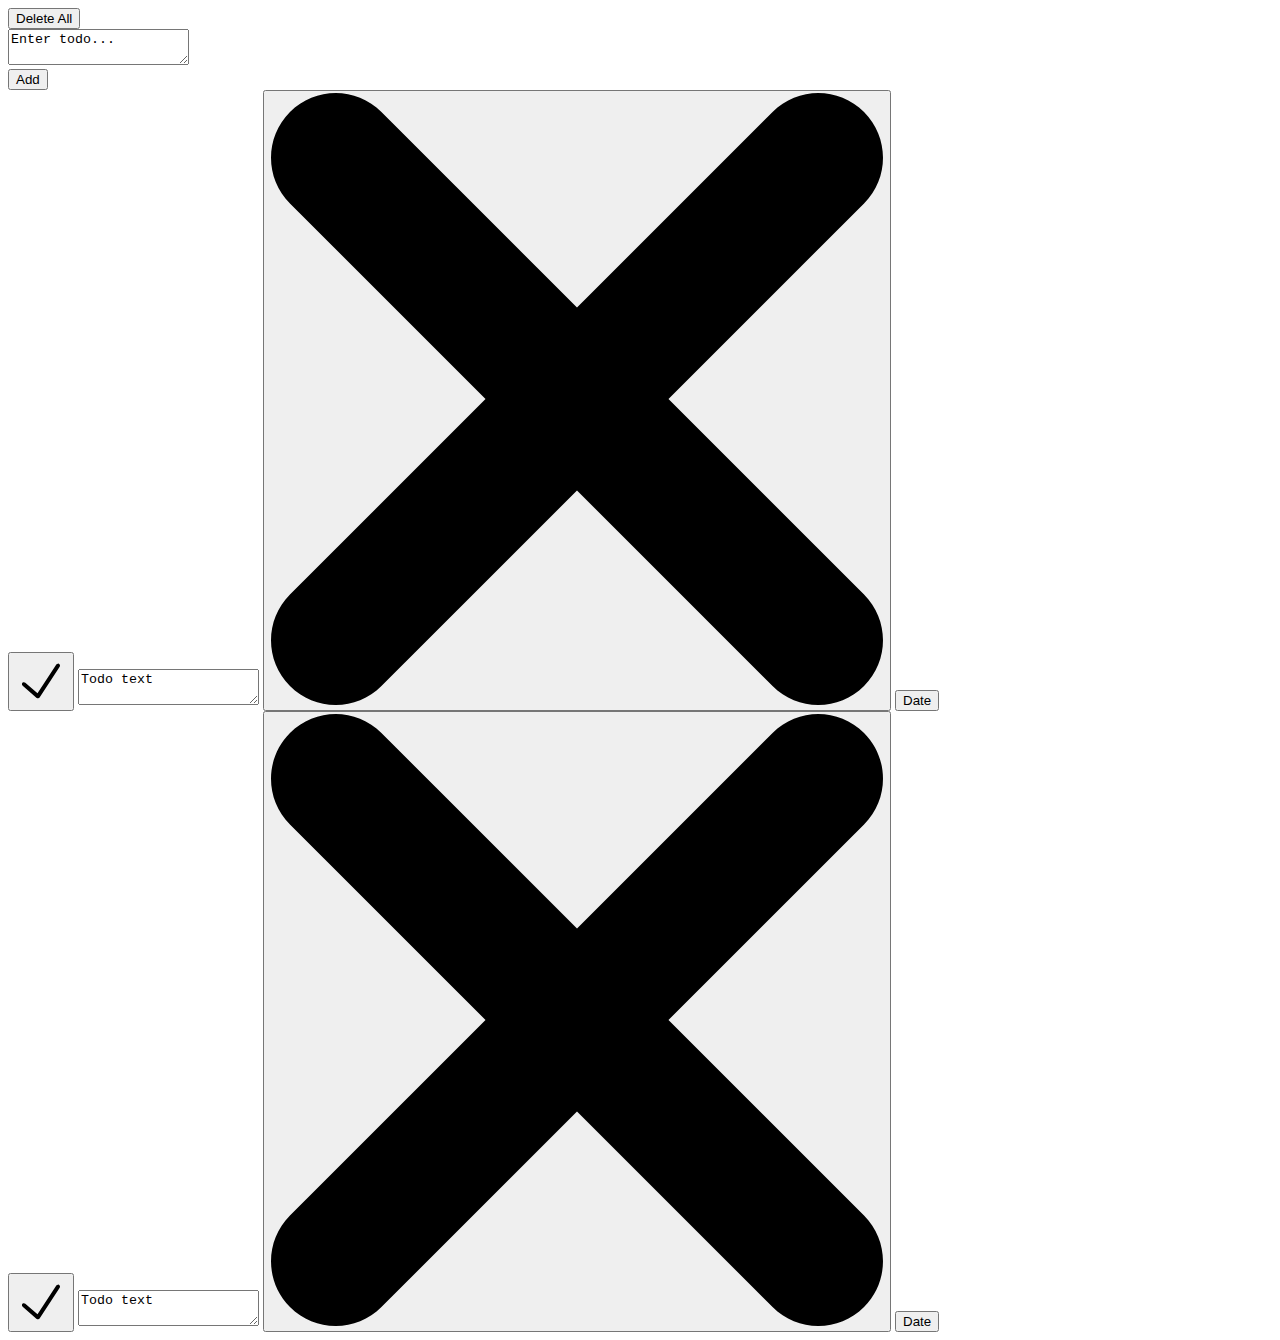
<file: index.html>
<!DOCTYPE html>

<html>
    <head>
        <!-- <link rel="stylesheet" href="style.css"> -->
        <script src="script.js"></script>
    </head>
    <body>
        <div class="wrapper">
            <div class="header">
                <div><button class="leftTopButton allButtons">Delete All</button></div>
                <div><textarea class="centerTopText">Enter todo...</textarea></div>
                <div><button class="rightTopButton allButtons">Add</button></div>
            </div>
            <div class="toDoListWrapper">
                <div class="toDo">
                    <button class="checkMark allButtons"><img src=".\Icons\checkMark.svg" class="innerCheckmark",></button>
                    <textarea class="toDoTextarea">Todo text</textarea>
                    <button class="cross allButtons"><img src=".\Icons\cross.svg" class="innerCross"></button>
                    <button class="toDoDate">Date</button>
                </div>
                <div class="toDo">
                    <button class="checkMark allButtons"><img src=".\Icons\checkMark.svg" class="innerCheckmark",></button>
                    <textarea class="toDoTextarea">Todo text</textarea>
                    <button class="cross allButtons"><img src=".\Icons\cross.svg" class="innerCross"></button>
                    <button class="toDoDate">Date</button>
                </div>
            </div>
        </div>
    </body>
</html>
</file>
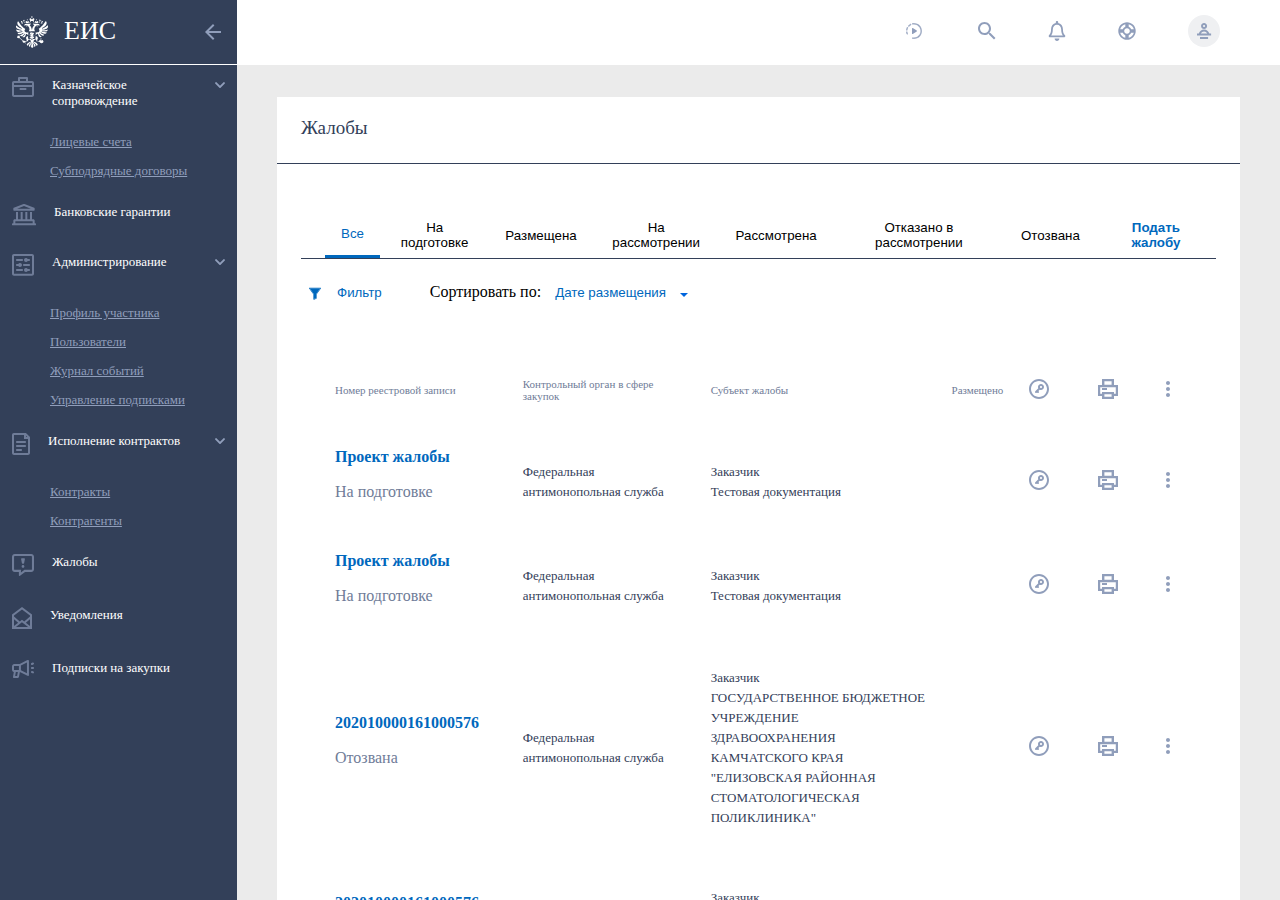
<file: delaiusite.html>
<!DOCTYPE html>
<html>

<head>

    <title>Копия сайта</title>

    <link href="styleofsite.css" rel="stylesheet" type="text/css">
    <link rel="stylesheet" href="style2.css">
    <script src="script.js"></script>
    <!-- <script src=".\Lessons\L1-js.js"></script>
    <script src=".\Lessons\L2-js.js"></script>
    <script src=".\Lessons\L3-js.js"></script>
    <script src=".\Lessons\L4-js.js"></script> -->
    <!-- <script src=".\Lessons\L5-js.js"></script> -->
    <!-- <script src=".\Lessons\L8-js.js"></script> -->
    <!-- <script src=".\Lessons\L9-js.js"></script> -->
    <!-- <script src=".\Lessons\L11-js.js"></script>    
    <script src=".\Lessons\L12-js.js"></script>   -->
    <!-- <script src=".\Lessons\L13-js.js"></script>   -->
    <!-- <script src=".\HW1\task1.js"></script>
    <script src=".\HW1\task2.js"></script>
    <script src=".\HW1\task3.js"></script>
    <script src=".\HW1\task4.js"></script>
    <script src=".\HW1\task5.js"></script>
    <script src=".\HW1\task6.js"></script>
    <script src=".\HW1\task7.js"></script>
    <script src=".\HW1\task8.js"></script>
    <script src=".\HW1\task9.js"></script>
    <script src=".\HW1\task10.js"></script>
    <script src=".\HW1\task11.js"></script> -->
    <!-- <script src=".\HW2\HW2task1.js"></script>
    <script src=".\HW2\HW2task2.js"></script>
    <script src=".\HW2\HW2task3.js"></script>
    <script src=".\HW2\HW2task4.js"></script>
    <script src=".\HW2\HW2task5.js"></script>
    <script src=".\HW2\HW2task6.js"></script>
    <script src=".\HW2\HW2task8.js"></script>
    <script src=".\HW2\HW2task9.js"></script> -->
    <script src=".\HW3\HW3task1.js"></script>
    <script src=".\HW3\HW3task2.js"></script>
    <script src=".\HW3\HW3task3.js"></script>
    <script src=".\HW3\HW3task4.js"></script>
    <script src=".\HW3\HW3task5.js"></script>
    <script src=".\HW3\HW3task7.js"></script>
    <script src=".\HW3\HW3task8.js"></script>
    <script src=".\HW3\HW3task9.js"></script>
</head>

<body>
    <div class="wrapper">
        <div class="left-menu">
            <div class="left-menu__header">
                <img src=".\Icons\gerb2.svg" class="left-menu__header-icon">
                <div class="left-menu__header-text">ЕИС</div>
                <img src=".\Icons\Vectorbig.svg" class="left-menu__action">
            </div>

            <div class="left-menu__list">
                <div class="menu-item">
                    <div class="menu-item__header">
                        <div class="menu-item__header-icon"><img src=".\Icons\case.svg">
                        </div>
                        <div class="menu-item__header-text">Казначейское сопровождение
                        </div>
                        <div class="menu-item__header-action"><img src=".\Icons\Vectorlittle.svg">
                        </div>
                    </div>
                    <div class="menu-item__list">
                        <a href="" class="menu-item__list-item">
                            <p>Лицевые счета</p>
                        </a>
                        <a href="" class="menu-item__list-item">
                            <p>Субподрядные договоры</p>
                        </a>
                    </div>
                </div>

                <div class="menu-item">
                    <div class="menu-item__header">
                        <div class="menu-item__header-icon"><img src=".\Icons\bank.svg">
                        </div>
                        <div class="menu-item__header-text">Банковские гарантии
                        </div>
                    </div>
                </div>

                <div class="menu-item">
                    <div class="menu-item__header">
                        <div class="menu-item__header-icon"><img src=".\Icons\table.svg">
                        </div>
                        <div class="menu-item__header-text">Администрирование
                        </div>
                        <div class="menu-item__header-action"><img src=".\Icons\Vectorlittle.svg">
                        </div>
                    </div>

                    <div class="menu-item__list">
                        <a href="" class="menu-item__list-item">
                            <p>Профиль участника</p>
                        </a>
                        <a href="" class="menu-item__list-item">
                            <p>Пользователи</p>
                        </a>
                        <a href="" class="menu-item__list-item">
                            <p>Журнал событий</p>
                        </a>
                        <a href="" class="menu-item__list-item">
                            <p>Управление подписками</p>
                        </a>
                    </div>
                </div>

                <div class="menu-item">
                    <div class="menu-item__header">
                        <div class="menu-item__header-icon"><img src=".\Icons\paper.svg">
                        </div>
                        <div class="menu-item__header-text">Исполнение контрактов
                        </div>
                        <div class="menu-item__header-action"><img src=".\Icons\Vectorlittle.svg">
                        </div>
                    </div>

                    <div class="menu-item__list">
                        <a href="" class="menu-item__list-item">
                            <p>Контракты</p>
                        </a>
                        <a href="" class="menu-item__list-item">
                            <p>Контрагенты</p>
                        </a>
                    </div>
                </div>



                <div class="menu-item">
                    <div class="menu-item__header">
                        <div class="menu-item__header-icon"><img src=".\Icons\alert.svg">
                        </div>
                        <a href="" class="menu-item__header-text lmenu__three-last-points">
                            <p">Жалобы</p>
                        </a>
                    </div>
                </div>

                <div class="menu-item">
                    <div class="menu-item__header">
                        <div class="menu-item__header-icon"><img src=".\Icons\letter.svg">
                        </div>
                        <a href="" class="menu-item__header-text lmenu__three-last-points">
                            <p">Уведомления</p>
                        </a>
                    </div>
                </div>

                <div class="menu-item">
                    <div class="menu-item__header">
                        <div class="menu-item__header-icon"><img src=".\Icons\horn.svg">
                        </div>
                        <a href="" class="menu-item__header-text lmenu__three-last-points ">
                            <p class="special-for-last">Подписки на закупки</p>
                        </a>
                    </div>
                </div>

            </div>



        </div>

        <div class="main">
            <div class="main-menu__header">
                <div class="main-menu__header-icon1 main-menu__header-same_icon"><button><img
                            src=".\Icons\play.svg"></button></div>
                <div class="main-menu__header-icon2 main-menu__header-same_icon"><button><img
                            src=".\Icons\search.svg"></button></div>
                <div class="main-menu__header-icon3 main-menu__header-same_icon"><button><img
                            src=".\Icons\alarm.svg"></button></div>
                <div class="main-menu__header-icon4 main-menu__header-same_icon"><button><img
                            src=".\Icons\circle.svg"></button></div>
                <div class="main-menu__header-icon4 main-menu__header-same_icon"><button><img
                            src=".\Icons\union.svg"></button></div>
            </div>
            <div class="main-wrapper">
                <div class="main-wrapper__appeal">Жалобы</div>
                <div class="main-wrapper__body" style="background-color: white;">
                    <div class="body__point">
                        <button class="point-item active">Все</button>
                        <button class="point-item">На подготовке</button>
                        <button class="point-item">Размещена</button>
                        <button class="point-item">На рассмотрении</button>
                        <button class="point-item">Рассмотрена</button>
                        <button class="point-item">Отказано в рассмотрении</button>
                        <button class="point-item">Отозвана</button>
                        <button class="point-item"><strong>Подать жалобу</strong></button>
                    </div>

                    <div class="body__filter">
                        <button class="filter-item1"><img src=".\Icons\filter.svg"></button>
                        <button class="filter-item2 filter-changer">Фильтр</button>
                        <p class="filter-item3">Сортировать по:</p>
                        <button class="filter-item4 filter-changer">Дате размещения</button>
                        <button class="filter-item5"><img src=".\Icons\filtervector.svg"></button>

                    </div>
                    <div class="body__table">
                        <table class="block-first-line" cellpadding="16px">
                            <tr class="table-block-first-line">
                                <td class="first-line-cell cell1 ">
                                    <p>Номер реестровой записи</p>
                                </td>
                                <td class="first-line-cell cell2 ">
                                    <p></p>Контрольный орган в сфере закупок</p>
                                </td>
                                <td class="first-line-cell cell3 ">
                                    <p>Субъект жалобы</p>
                                </td>
                                <td class="first-line-cell cell4">Размещено</td>
                                <td class=cell5><img src=".\Icons\key.svg"></td>
                                <td class=cell6><img src=".\Icons\print.svg"></td>
                                <td class=cell7><img src=".\Icons\other.svg"></td>
                            </tr>
                            <tr class="block-other-line">
                                <td class="first-line-cell cell1 first-column">
                                    <b class="first-column-top-text"><a href="" class="first-column-link">Проект
                                            жалобы</a></b>
                                    <p class="first-column-bottom-text">На подготовке</p>
                                </td>
                                <td class="first-line-cell cell1 second-column">
                                    <p>Федеральная антимонопольная служба</p>
                                </td>
                                <td class="first-line-cell cell1 third-column">
                                    <p>Заказчик<br>Тестовая документация</p>
                                </td>
                                <td class="first-line-cell cell1">
                                    <p></p>
                                </td>
                                <td class=cell5><img src=".\Icons\key.svg"></td>
                                <td class=cell6><img src=".\Icons\print.svg"></td>
                                <td class=cell7><img src=".\Icons\other.svg"></td>
                            </tr>
                            <tr class="block-other-line">
                                <td class="first-line-cell cell1 first-column">
                                    <b class="first-column-top-text"><a href="" class="first-column-link">Проект
                                            жалобы</a></b>
                                    <p class="first-column-bottom-text">На подготовке</p>
                                </td>
                                <td class="first-line-cell cell1 second-column">
                                    <p>Федеральная антимонопольная служба</p>
                                </td>
                                <td class="first-line-cell cell1 third-column">
                                    <p>Заказчик<br>Тестовая документация</p>
                                </td>
                                <td class="first-line-cell cell1">
                                    <p></p>
                                </td>
                                <td class=cell5><img src=".\Icons\key.svg"></td>
                                <td class=cell6><img src=".\Icons\print.svg"></td>
                                <td class=cell7><img src=".\Icons\other.svg"></td>
                            </tr>
                            <tr class="block-other-line">
                                <td class="first-line-cell cell1 first-column">
                                    <b class="first-column-top-text"><a href=""
                                            class="first-column-link">202010000161000576</a></b>
                                    <p class="first-column-bottom-text">Отозвана</p>
                                </td>
                                <td class="first-line-cell cell1 second-column">
                                    <p>Федеральная антимонопольная служба</p>
                                </td>
                                <td class="first-line-cell cell1 third-column">
                                    <p>Заказчик<br>
                                        ГОСУДАРСТВЕННОЕ БЮДЖЕТНОЕ УЧРЕЖДЕНИЕ ЗДРАВООХРАНЕНИЯ КАМЧАТСКОГО КРАЯ
                                        "ЕЛИЗОВСКАЯ РАЙОННАЯ
                                        СТОМАТОЛОГИЧЕСКАЯ ПОЛИКЛИНИКА"</p>
                                </td>
                                </td>
                                <td class="first-line-cell cell1">
                                    <p></p>
                                </td>
                                <td class=cell5><img src=".\Icons\key.svg"></td>
                                <td class=cell6><img src=".\Icons\print.svg"></td>
                                <td class=cell7><img src=".\Icons\other.svg"></td>
                            </tr>
                            <tr class="block-other-line">
                                <td class="first-line-cell cell1 first-column">
                                    <b class="first-column-top-text"><a href=""
                                            class="first-column-link">202010000161000576</a></b>
                                    <p class="first-column-bottom-text">Отозвана</p>
                                </td>
                                <td class="first-line-cell cell1 second-column">
                                    <p>Федеральная антимонопольная служба</p>
                                </td>
                                <td class="first-line-cell cell1 third-column">
                                    <p>Заказчик<br>
                                        АКЦИОНЕРНОЕ ОБЩЕСТВО "ЮЖНЫЕ ЭЛЕКТРИЧЕСКИЕ СЕТИ КАМЧАТКИ"</p>
                                </td>
                                </td>
                                <td class="first-line-cell cell1">
                                    <p></p>
                                </td>
                                <td class=cell5><img src=".\Icons\key.svg"></td>
                                <td class=cell6><img src=".\Icons\print.svg"></td>
                                <td class=cell7><img src=".\Icons\other.svg"></td>
                            </tr>
                            <tr class="block-other-line">
                                <td class="first-line-cell cell1 first-column">
                                    <b class="first-column-top-text"><a href=""
                                            class="first-column-link">202010000161000576</a></b>
                                    <p class="first-column-bottom-text">Отозвана</p>
                                </td>
                                <td class="first-line-cell cell1 second-column">
                                    <p>Федеральная антимонопольная служба</p>
                                </td>
                                <td class="first-line-cell cell1 third-column">
                                    <p>Заказчик<br>
                                        КРАЕВОЕ ГОСУДАРСТВЕННОЕ УНИТАРНОЕ ПРЕДПРИЯТИЕ "КАМЧАТСКИЙ ВОДОКАНАЛ"</p>
                                </td>
                                </td>
                                <td class="first-line-cell cell1">
                                    <p></p>
                                </td>
                                <td class=cell5><img src=".\Icons\key.svg"></td>
                                <td class=cell6><img src=".\Icons\print.svg"></td>
                                <td class=cell7><img src=".\Icons\other.svg"></td>
                            </tr>
                            <tr class="block-other-line">
                                <td class="first-line-cell cell1 first-column">
                                    <b class="first-column-top-text"><a href=""
                                            class="first-column-link">202010000161000576</a></b>
                                    <p class="first-column-bottom-text">Отозвана</p>
                                </td>
                                <td class="first-line-cell cell1 second-column">
                                    <p>Федеральная антимонопольная служба</p>
                                </td>
                                <td class="first-line-cell cell1 third-column">
                                    <p>Заказчик<br>
                                        ГОСУДАРСТВЕННОЕ БЮДЖЕТНОЕ УЧРЕЖДЕНИЕ ЗДРАВООХРАНЕНИЯ КАМЧАТСКОГО КРАЯ
                                        "ЕЛИЗОВСКАЯ РАЙОННАЯ СТОМАТОЛОГИЧЕСКАЯ ПОЛИКЛИНИКА"</p>
                                </td>
                                </td>
                                <td class="first-line-cell cell1">
                                    <p></p>
                                </td>
                                <td class=cell5><img src=".\Icons\key.svg"></td>
                                <td class=cell6><img src=".\Icons\print.svg"></td>
                                <td class=cell7><img src=".\Icons\other.svg"></td>
                            </tr>
                            <tr class="block-other-line">
                                <td class="first-line-cell cell1 first-column">
                                    <b class="first-column-top-text"><a href=""
                                            class="first-column-link">202010000161000576</a></b>
                                    <p class="first-column-bottom-text">Отозвана</p>
                                </td>
                                <td class="first-line-cell cell1 second-column">
                                    <p>Федеральная антимонопольная служба</p>
                                </td>
                                <td class="first-line-cell cell1 third-column">
                                    <p>Заказчик<br>
                                        АКЦИОНЕРНОЕ ОБЩЕСТВО "ЮЖНЫЕ ЭЛЕКТРИЧЕСКИЕ СЕТИ КАМЧАТКИ"</p>
                                </td>
                                </td>
                                <td class="first-line-cell cell1">
                                    <p></p>
                                </td>
                                <td class=cell5><img src=".\Icons\key.svg"></td>
                                <td class=cell6><img src=".\Icons\print.svg"></td>
                                <td class=cell7><img src=".\Icons\other.svg"></td>
                            </tr>
                            <tr class="block-other-line">
                                <td class="first-line-cell cell1 first-column">
                                    <b class="first-column-top-text"><a href=""
                                            class="first-column-link">202010000161000576</a></b>
                                    <p class="first-column-bottom-text">Отозвана</p>
                                </td>
                                <td class="first-line-cell cell1 second-column">
                                    <p>Федеральная антимонопольная служба</p>
                                </td>
                                <td class="first-line-cell cell1 third-column">
                                    <p>Заказчик<br>
                                        АКЦИОНЕРНОЕ ОБЩЕСТВО "ЮЖНЫЕ ЭЛЕКТРИЧЕСКИЕ СЕТИ КАМЧАТКИ"</p>
                                </td>
                                </td>
                                <td class="first-line-cell cell1">
                                    <p></p>
                                </td>
                                <td class="cell5 last-cells"><button><img src=".\Icons\key.svg"></button></td>
                                <td class="cell6 last-cells"><button><img src=".\Icons\print.svg"></button></td>
                                <td class="cell7 last-cells"><button><img src=".\Icons\other.svg"></button></td>
                            </tr>
                        </table>
                    </div>
                    <div class="body__footer">
                        <p class="footer-text1">Записей на страницу:</p><button class="footer-button">10 <img
                                src=".\Icons\button-first-Vector.svg"></button>
                        <p class="footer-text2">1 - 10 из 123</p>
                        <button class="leftvector"><img src=".\Icons\bottom-last-leftvector.svg"></button>
                        <button class="rightvector"><img src=".\Icons\bottom-last -rightvector.svg"></button>
                    </div>
                </div>
            </div>

        </div>

    </div>























































</body>

</html>
</file>
<file: style.css>
.wrapper {
    width: 420px;
    border: #0f0f0f 2px solid;
    border-radius: 10px;
    background-color: #d1dbde;
    
}

.header {
    display: flex;
    padding: 0px;
    margin-bottom: 40px;
}

.leftTopButton {
    border-radius: 10px;
    margin: 15px 15px 0px 15px;
    padding: 6px;
    cursor: pointer;
}

.centerTopText {
    border-radius: 10px;
    margin-top: 9px;
    margin-left: 27px;
    padding: 6px;
    border: 2px;
    border-color: black;
    cursor: pointer;
    text-align: center;
}

.rightTopButton {
    border-radius: 10px;
    margin: 15px 15px 0px 40px;
    padding: 6px 15px 6px 15px;
    cursor: pointer;
}

.toDo {
    border-radius: 10px;
    border: #0f0f0f 2px solid;
    border-color: black;
    margin: 0px 30px 15px 30px;
    display: flex;
    padding: 10px 10px 15px 10px;
    height: 80px;
}

.checkMark {
    border-radius: 10px;
    /* transform: scale();  */
    padding: 6px 18px 6px 18px;
    width: 50px;
    height: 30px;
    position: relative;
    top: 15px;
    cursor: pointer;
}

.innerCheckmark {
    transform: scale(0.37); 
    position: relative;
    top: -20px;
    right: 20px;
    cursor: pointer;
}

.toDoTextarea {
    margin-top: 9px;
    margin-left: 27px;
    padding: 6px;
    border: 2px;
    border-color: black;
    border-radius: 10px;
    cursor: pointer;
    text-align: center;
}

.cross {
    border-radius: 10px;
    padding: 0px 5px 0px 5px;
    position: relative;
    top: -7px;
    right: -54px;
    width: 50px;
    height: 30px;
    cursor: pointer;
}

.innerCross {
    height: 10px;
    width: 10px;
}
.toDoDate {
    border-radius: 10px;
    position: relative;
    top: 60px;
    right: -6px;
    height: 30px;
    width: 50px;
    cursor: pointer;
    
}

.allButtons {
    background-color: #4edec8;
}
</file>
<file: styleofsite.css>
.wrapper {
  height: 100vh;
  display: flex;
}

.main {
  flex-grow: 1;
}

.left-menu {
  background-color: #334059;
  width: 240px;
  height: 100%;
}

.left-menu__header {
  display: flex;
  padding: 16px;
  border-bottom: 1px solid white;
}

.left-menu__header-icon {
  margin-right: 16px;
}

.left-menu__header-text {
  color: #ffffff;
  font-family: "Roboto";
  font-size: 26px;
  margin-right: 89px;
}

.left-menu__header-action {
  margin-right: 20px;
}

.lmenu__three-last-points {
  color: #ffffff;
  text-decoration: none;
}

.special-for-last {
  margin: 0px;
}

.menu-item {
  color: #ffffff;
  font-family: "Roboto";
  font-size: 13px;
}

.menu-item__header {
  display: flex;
  padding: 12px;
}

.menu-item__header-icon {
  margin-right: 9px;
}

.menu-item__header-text {
  margin-left: 9px;
  /* width: 156px; */
  flex-grow: 1;
}

.menu-item__header-action {
  margin-left: auto;
}

.menu-item__list {
  margin-left: 50px;
}

.menu-item__list-item {
  color: #909ebb;
  font-family: "Roboto";
  font-size: 13px;
  margin: 8px 0;
}

.main {
  display: flex;
  flex-direction: column;
  overflow: auto;
}

.main-menu__header {
  height: 64px;
  display: flex;
  align-items: center;
  justify-content: end;
  padding: 14px;
}

.main-wrapper {
  padding: 32px 40px;
  background-color: #ebebeb;
  flex-grow: 1;
  display: flex;
  flex-direction: column;
}

.main-menu__header-same_icon {
  margin-right: 40px;
}
.main-wrapper__body {
  height: 100%;
  padding: 24px;
  flex-grow: 1;
}

.main-wrapper__appeal {
  font-family: "Roboto";
  font-size: 19px;
  color: #334059;
  background-color: #ffffff;
  padding: 20px 24px 24px 24px;
  /* width: calc(100%-80px); */
  border-bottom: #334059 1px solid;
}

.body__point {
  display: flex;
  font-family: "Roboto";
  font-size: 13px;
  color: #334059;
  margin: 0px;
  padding: 16px 0px 0px 24px;
  text-align: center;
  border-bottom: #334059 1px solid;
}

button {
  border: none;
  background-color: white;
  cursor: pointer;
}




.point-item {
  margin-right: 0px 32px 0px 0px;
  padding: 16px 16px 8px 16px;
}

.active {
  color: #0068bd;
  border-bottom: #0068bd 3px solid;
}

.point-item:last-child {
  color: #0068bd;
  margin-left: auto;
  padding: 16px 16px 8px 16px;
}

.body__filter {
  display: flex;
  margin-top: 8px;
}

.filter-changer {
  color: #0068bd;
}

.filter-item1 {
  margin-right: 2px;
  position: relative;
  top: 2px;
}

.filter-item2 {
  margin-right: 42px;
}

.filter-item3 {
  margin-right: 8px;
}

.filter-item4 {
  margin-right: 2px;
}

.filter-item1 {
  position: relative;
  bottom: 2.5px;
}

.body__table {
  padding: 16px 8px 16px 16px;
  margin-top: 16px;
  border-bottom: 1px solid grey;
}

.block-first-line {
  width: 100%;
}

.table-block-first-line {
  font-family: 'Roboto';
  font-size: 11px;
  color: #6F7C98;
  height: 48px;
}
.block-second-line {
  width: 100%;
  background: #F0F3FF;
}

.first-line-cell {
  padding: 16px 8px 16px 16px;
}

.first-column {
  width: 200px;
  
}

.first-column-top-text {
  color: #0068BD;
  font-family: 'Roboto'
  font-size: 13px;
  line-height: 20px;
  
}

.first-column-link {
  text-decoration: none;
  color: #0068bd;

}

.first-column-bottom-text {
  color: #6F7C98;
  font-family: 'Roboto'
  font-size: 11px;
}

.second-column {
  width: 300px;
}

.second-column {
  font-family: 'Roboto';
  font-size: 13px;
  color: #334059;
  line-height: 20px;
}

.third-column {
  width: 357px;
  font-family: 'Roboto';
  font-size: 13px;
  color: #334059;
  line-height: 20px;
}

.last-cells {
  width: 40px;
}

.body__footer {
  display: flex;
  text-align: center;
  justify-content: end;
}

.footer-text1 {
  margin-right: 10px;
}

.footer-text2 {
  font-family: 'Roboto';
  font-size: 13px;
  color: #909EBB;
  position: relative;
  top: 5px;
  padding-left: 10px;
  padding-right: 10px;
  
}

.leftvector {
  position: relative;
  top: 1px;
  margin-right: 8px;
}

.rightvector {
  position: relative;
  top: 0px;
}
</file>
<file: style2.css>
body {
  margin: 0;
}
</file>
